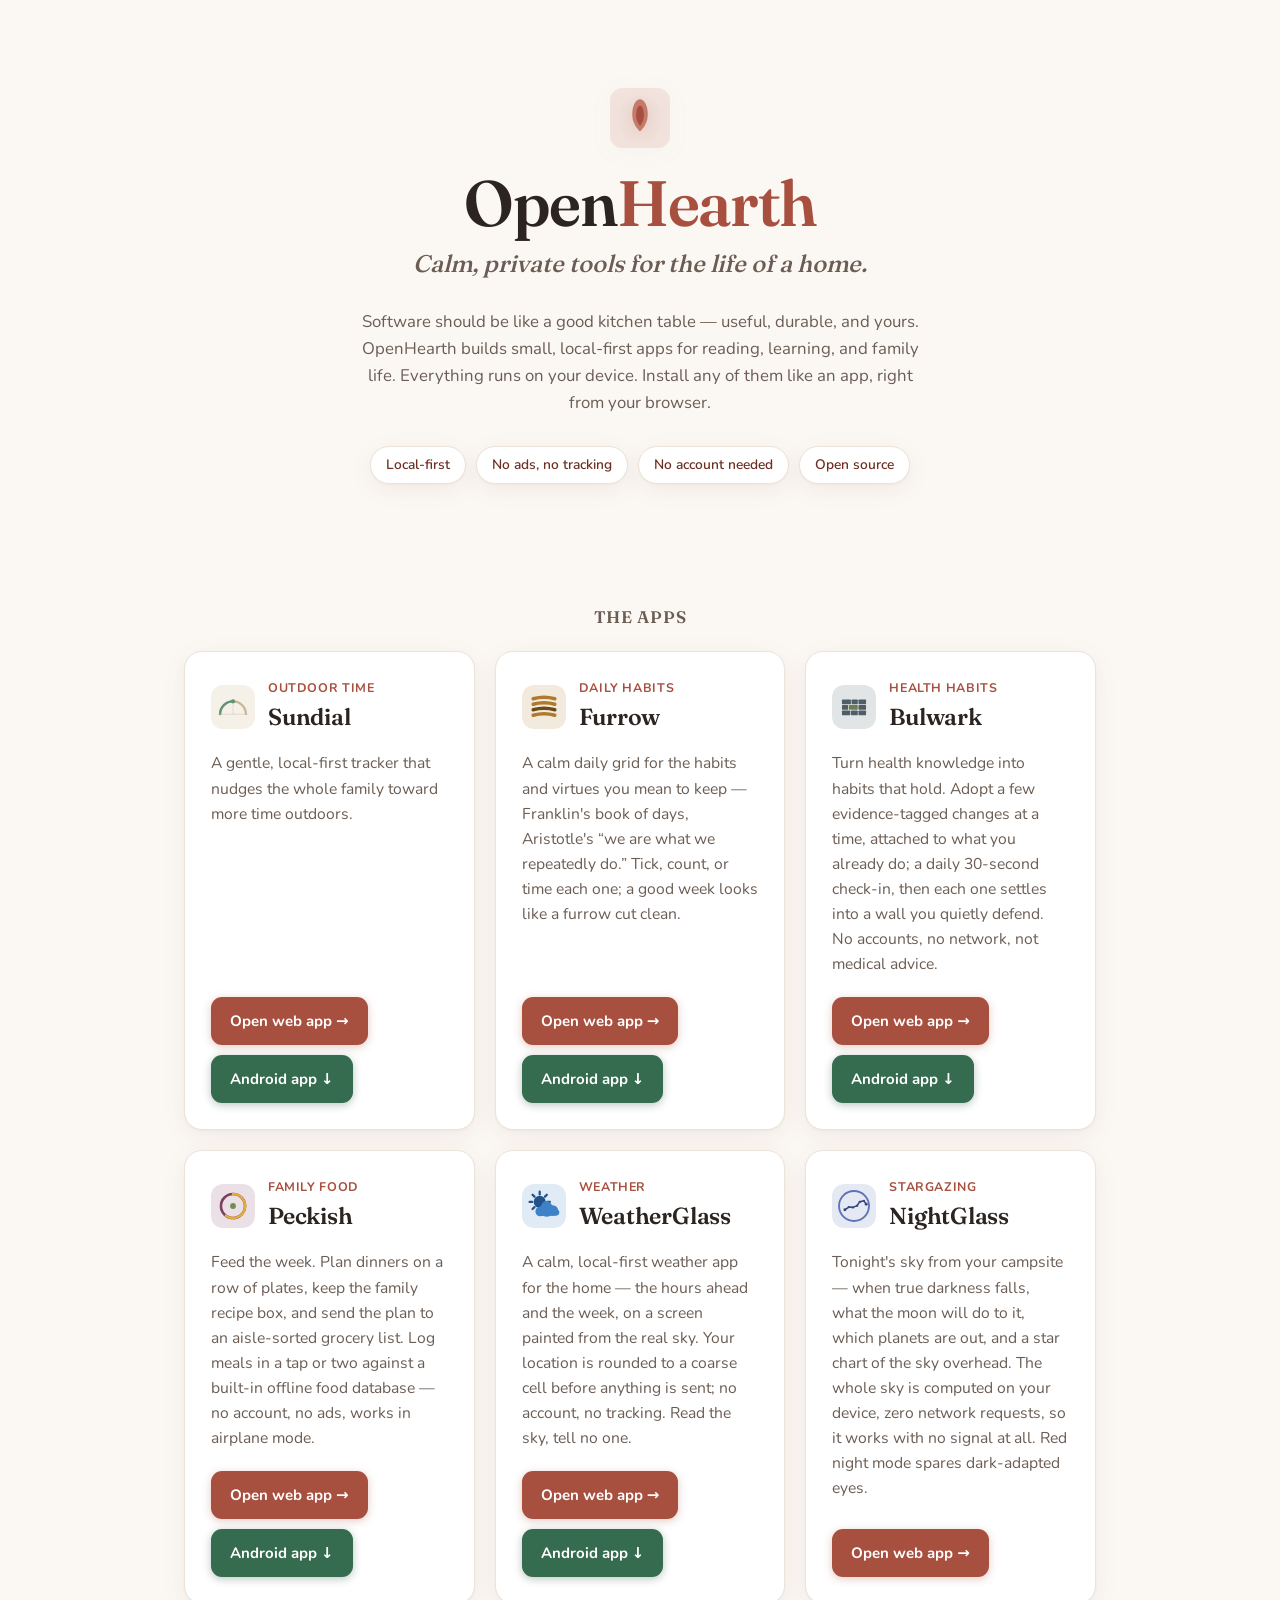
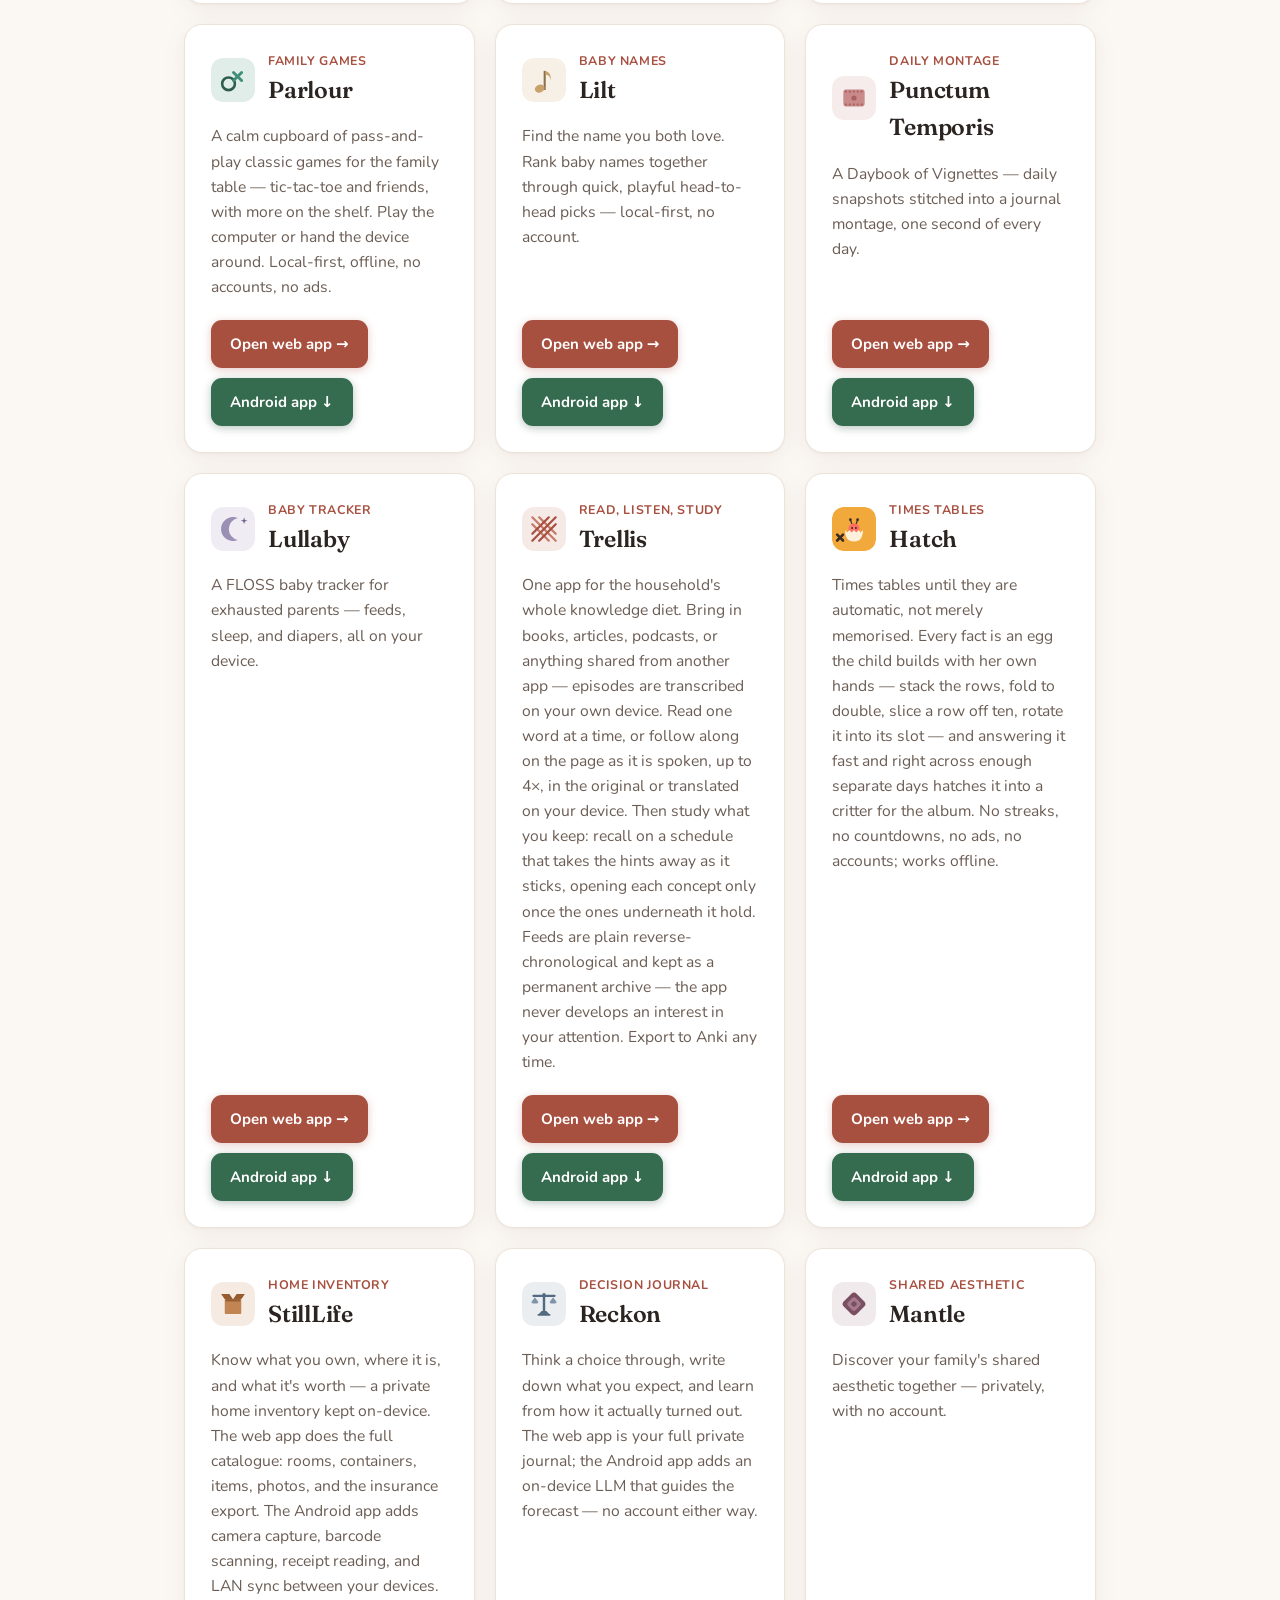
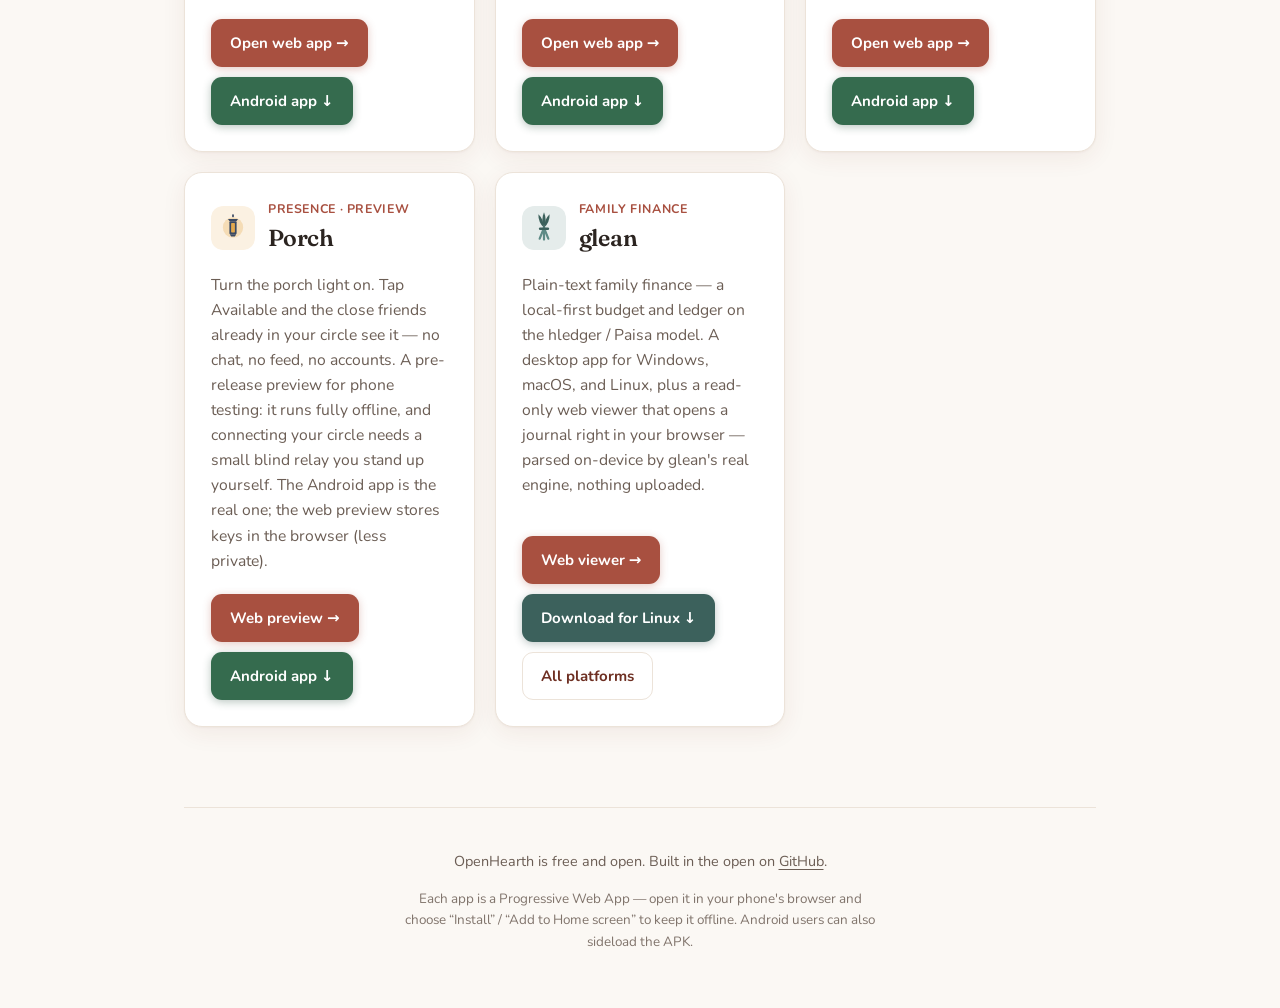
<file: index.html>
<!DOCTYPE html>
<html lang="en">
<head>
<meta charset="UTF-8">
<meta name="viewport" content="width=device-width,initial-scale=1,viewport-fit=cover">
<meta name="theme-color" content="#FBF8F4">
<title>OpenHearth — calm, local-first tools for family life</title>
<meta name="description" content="OpenHearth builds free, private, local-first tools for households — reading, learning, and home life. No ads, no tracking, no accounts. Open by default.">
<link rel="icon" type="image/svg+xml" href="data:image/svg+xml,%3Csvg xmlns='http://www.w3.org/2000/svg' viewBox='0 0 512 512'%3E%3Crect width='512' height='512' rx='96' fill='%23FBF8F4'/%3E%3Cpath d='M256 96c-36 0-66 54-66 128 0 56 20 102 66 148 46-46 66-92 66-148 0-74-30-128-66-128z' fill='%23C47B6A'/%3E%3Cpath d='M256 150c-18 0-33 37-33 83 0 35 11 64 33 91 22-27 33-56 33-91 0-46-15-83-33-83z' fill='%23A85040'/%3E%3C/svg%3E">
<!-- Type is self-hosted. A fleet whose apps were stripped of Google
     Fonts egress should not have its own front door call Google for
     type. Fraunces + Nunito, SIL OFL 1.1, latin subsets only.
     See fonts/OFL.txt. -->
<link rel="stylesheet" href="fonts/fonts.css">
<style>
  :root{
    --linen:#FBF8F4; --paper:#fff; --ink:#2b2420; --muted:#6b5d54;
    --copper:#C47B6A; --copper-deep:#A85040; --ember:#6E2F22;
    --pine:#356B4E; --pine-deep:#284F3A;   /* Android APK action */
    --slate:#3C615C; --slate-deep:#2C4945; /* desktop download action */
    --line:#ece3d9; --shadow:0 1px 2px rgba(110,47,34,.04),0 6px 24px rgba(110,47,34,.07);
    --serif:'Fraunces',Georgia,'Times New Roman',serif;
    --sans:'Nunito',system-ui,-apple-system,Segoe UI,Roboto,sans-serif;
  }
  @media (prefers-color-scheme:dark){
    :root{--linen:#1b1714;--paper:#241e1a;--ink:#f3ece3;--muted:#b6a899;--line:#352b25;
      --shadow:0 1px 2px rgba(0,0,0,.2),0 8px 28px rgba(0,0,0,.35);}
  }
  *{box-sizing:border-box}
  html{-webkit-text-size-adjust:100%}
  body{margin:0;background:var(--linen);color:var(--ink);font-family:var(--sans);
    line-height:1.6;font-size:17px;text-rendering:optimizeLegibility;-webkit-font-smoothing:antialiased}
  .wrap{max-width:960px;margin:0 auto;padding:0 24px}
  a{color:var(--copper-deep);text-underline-offset:3px;text-decoration-thickness:1px}

  header.hero{padding:88px 0 56px;text-align:center}
  .mark{width:60px;height:60px;margin:0 auto 22px;display:block;filter:drop-shadow(0 4px 10px rgba(168,80,64,.25))}
  h1{font-family:var(--serif);font-weight:600;font-size:clamp(2.6rem,6vw,4rem);
    letter-spacing:-.02em;margin:0 0 8px;line-height:1.04}
  .hearth{color:var(--copper-deep)}
  .tagline{font-family:var(--serif);font-style:italic;font-weight:500;
    font-size:clamp(1.15rem,2.6vw,1.5rem);color:var(--muted);margin:0 auto;max-width:30ch}
  .lede{margin:26px auto 0;max-width:56ch;color:var(--muted);font-size:1.05rem}

  .values{display:flex;flex-wrap:wrap;gap:10px;justify-content:center;margin:30px 0 0}
  .chip{font-size:.86rem;font-weight:600;color:var(--ember);background:var(--paper);
    border:1px solid var(--line);border-radius:999px;padding:7px 15px;box-shadow:var(--shadow)}
  @media (prefers-color-scheme:dark){.chip{color:var(--copper)}}

  h2.section{font-family:var(--serif);font-weight:600;font-size:1.05rem;letter-spacing:.04em;
    text-transform:uppercase;color:var(--muted);margin:64px 0 20px;text-align:center}

  .apps{display:grid;grid-template-columns:repeat(auto-fit,minmax(280px,1fr));gap:20px}
  .card{background:var(--paper);border:1px solid var(--line);border-radius:18px;
    padding:26px;box-shadow:var(--shadow);display:flex;flex-direction:column}
  .card-head{display:flex;align-items:center;gap:13px;margin-bottom:6px}
  .card-ico{width:44px;height:44px;border-radius:12px;flex:0 0 auto}
  .card h3{font-family:var(--serif);font-weight:600;font-size:1.45rem;margin:0;letter-spacing:-.01em}
  .card .kind{font-size:.78rem;font-weight:700;letter-spacing:.05em;text-transform:uppercase;color:var(--copper-deep)}
  .card p{color:var(--muted);margin:10px 0 20px;font-size:.98rem;flex:1}
  .actions{display:flex;flex-wrap:wrap;gap:10px}
  .btn{font-family:var(--sans);font-weight:700;font-size:.94rem;border-radius:11px;
    padding:11px 18px;text-decoration:none;display:inline-flex;align-items:center;gap:8px;
    border:1px solid transparent;transition:transform .08s ease,box-shadow .15s ease,background .15s ease}
  .btn:active{transform:translateY(1px)}
  /* Platform-typed actions, all equal weight (solid fill, white text). Colour
     encodes platform: copper = the OpenHearth web app, pine = the Android APK,
     slate = the desktop download. */
  .btn-web{background:var(--copper-deep);color:#fff;box-shadow:0 2px 8px rgba(168,80,64,.3)}
  .btn-web:hover{background:var(--ember)}
  .btn-apk{background:var(--pine);color:#fff;box-shadow:0 2px 8px rgba(40,79,58,.32)}
  .btn-apk:hover{background:var(--pine-deep)}
  .btn-desktop{background:var(--slate);color:#fff;box-shadow:0 2px 8px rgba(44,73,69,.3)}
  .btn-desktop:hover{background:var(--slate-deep)}
  .btn-ghost{background:transparent;color:var(--ember);border-color:var(--line)}
  .btn-ghost:hover{border-color:var(--copper)}
  @media (prefers-color-scheme:dark){.btn-ghost{color:var(--copper)}}
  /* A platform the visitor isn't on (e.g. a desktop app viewed on a phone),
     or an app that hasn't shipped yet (the whole card dims via .soon). */
  .btn-na{background:var(--line);color:var(--muted);box-shadow:none;pointer-events:none}
  .soon{opacity:.62}

  footer{margin:80px 0 56px;padding-top:28px;border-top:1px solid var(--line);
    text-align:center;color:var(--muted);font-size:.9rem}
  footer a{color:var(--muted)}
  .note{max-width:60ch;margin:14px auto 0;font-size:.84rem;opacity:.85}
</style>
</head>
<body>
<div class="wrap">
  <header class="hero">
    <svg class="mark" viewBox="0 0 512 512" aria-hidden="true">
      <rect width="512" height="512" rx="104" fill="#C47B6A" opacity=".14"/>
      <path d="M256 96c-36 0-66 54-66 128 0 56 20 102 66 148 46-46 66-92 66-148 0-74-30-128-66-128z" fill="#C47B6A"/>
      <path d="M256 150c-18 0-33 37-33 83 0 35 11 64 33 91 22-27 33-56 33-91 0-46-15-83-33-83z" fill="#A85040"/>
    </svg>
    <h1>Open<span class="hearth">Hearth</span></h1>
    <p class="tagline">Calm, private tools for the life of a home.</p>
    <p class="lede">Software should be like a good kitchen table — useful, durable, and yours.
      OpenHearth builds small, local-first apps for reading, learning, and family life.
      Everything runs on your device. Install any of them like an app, right from your browser.</p>
    <div class="values">
      <span class="chip">Local-first</span>
      <span class="chip">No ads, no tracking</span>
      <span class="chip">No account needed</span>
      <span class="chip">Open source</span>
    </div>
  </header>

  <main>
    <h2 class="section">The apps</h2>
    <div class="apps" id="apps"></div>
  </main>

  <footer>
    <p>OpenHearth is free and open. Built in the open on
      <a href="https://github.com/levitatingflyfisher" target="_blank" rel="noopener">GitHub</a>.</p>
    <p class="note">Each app is a Progressive Web App — open it in your phone's browser and choose
      “Install” / “Add to Home screen” to keep it offline. Android users can also sideload the APK.</p>
  </footer>
</div>

<script>
  // Data-driven so a new app is one entry. PWA = the installable web build;
  // apk = optional Android download (GitHub release asset).
  const APPS = [
    { name:"Sundial", icon:"<svg xmlns='http://www.w3.org/2000/svg' viewBox='0 0 1024 1024'><rect width='1024' height='1024' fill='#F5F0E8'/><path d='M 212 680 A 300 300 0 0 1 812 680' stroke='#C8B89A' stroke-width='52' fill='none' stroke-linecap='round'/><path d='M 212 680 A 300 300 0 0 1 512 380' stroke='#5E9478' stroke-width='52' fill='none' stroke-linecap='round'/><line x1='164' y1='680' x2='860' y2='680' stroke='#C8B89A' stroke-width='10' stroke-linecap='round'/><line x1='512' y1='680' x2='512' y2='380' stroke='#5E9478' stroke-width='14' stroke-opacity='0.28' stroke-linecap='round'/><circle cx='512' cy='380' r='50' fill='#5E9478'/></svg>", kind:"Outdoor time", c1:"#D9A14E", c2:"#B07A2E",
      desc:"A gentle, local-first tracker that nudges the whole family toward more time outdoors.",
      pwa:"https://levitatingflyfisher.github.io/Sundial/",
      apk:"https://github.com/levitatingflyfisher/Sundial/releases/latest/download/Sundial.apk" },
    { name:"Furrow", icon:"<svg xmlns='http://www.w3.org/2000/svg' viewBox='0 0 512 512'><rect width='512' height='512' rx='118' fill='#B07A2E' opacity='.16'/><path d='M130 160 Q256 126 382 160 M130 224 Q256 190 382 224 M130 352 Q256 318 382 352' stroke='#B07A2E' stroke-width='40' stroke-linecap='round' fill='none'/><path d='M130 288 Q256 254 382 288' stroke='#6E4A19' stroke-width='40' stroke-linecap='round' fill='none'/></svg>", kind:"Daily habits", c1:"#B07A2E", c2:"#6E4A19",
      desc:"A calm daily grid for the habits and virtues you mean to keep — Franklin's book of days, Aristotle's “we are what we repeatedly do.” Tick, count, or time each one; a good week looks like a furrow cut clean.",
      pwa:"https://levitatingflyfisher.github.io/Furrow/",
      apk:"https://github.com/levitatingflyfisher/Furrow/releases/latest/download/Furrow.apk" },
    { name:"Bulwark", icon:"<svg xmlns='http://www.w3.org/2000/svg' viewBox='0 0 512 512'><rect width='512' height='512' rx='118' fill='#4E5D66' opacity='.16'/><g fill='#4E5D66'><rect x='116' y='168' width='104' height='56' rx='10'/><rect x='228' y='168' width='72' height='56' rx='10'/><rect x='308' y='168' width='88' height='56' rx='10'/><rect x='116' y='232' width='72' height='56' rx='10'/><rect x='308' y='232' width='88' height='56' rx='10'/><rect x='116' y='296' width='96' height='56' rx='10'/><rect x='220' y='296' width='80' height='56' rx='10'/><rect x='308' y='296' width='88' height='56' rx='10'/></g><rect x='196' y='232' width='104' height='56' rx='10' fill='#6E7F4F'/></svg>", kind:"Health habits", c1:"#4E5D66", c2:"#6E7F4F",
      desc:"Turn health knowledge into habits that hold. Adopt a few evidence-tagged changes at a time, attached to what you already do; a daily 30-second check-in, then each one settles into a wall you quietly defend. No accounts, no network, not medical advice.",
      pwa:"https://levitatingflyfisher.github.io/Bulwark/",
      apk:"https://github.com/levitatingflyfisher/Bulwark/releases/latest/download/Bulwark.apk" },
    { name:"Peckish", icon:"<svg xmlns='http://www.w3.org/2000/svg' viewBox='0 0 512 512'><rect width='512' height='512' rx='118' fill='#7A4160' opacity='.16'/><circle cx='256' cy='256' r='140' fill='none' stroke='#7A4160' stroke-width='30'/><path d='M256 116 A140 140 0 1 1 174 369' stroke='#E0AC3F' stroke-width='30' fill='none' stroke-linecap='round'/><circle cx='256' cy='256' r='34' fill='#6F8F52'/></svg>", kind:"Family food", c1:"#E0AC3F", c2:"#7A4160",
      desc:"Feed the week. Plan dinners on a row of plates, keep the family recipe box, and send the plan to an aisle-sorted grocery list. Log meals in a tap or two against a built-in offline food database — no account, no ads, works in airplane mode.",
      pwa:"https://levitatingflyfisher.github.io/Peckish/",
      // Pinned tag, NOT /latest/: Peckish also publishes a v0-data release
      // (the offline barcode databases), and whichever release is newest
      // wins /latest/ — which 404'd this button.
      apk:"https://github.com/levitatingflyfisher/Peckish/releases/download/v0-apk/Peckish.apk" },
    { name:"WeatherGlass", icon:"<svg xmlns='http://www.w3.org/2000/svg' viewBox='0 0 512 512'><rect width='512' height='512' rx='118' fill='#3D82C9' opacity='.16'/><g stroke='#21528A' stroke-width='26' stroke-linecap='round'><line x1='292' y1='208' x2='324' y2='208'/><line x1='267' y1='269' x2='289' y2='291'/><line x1='206' y1='294' x2='206' y2='326'/><line x1='145' y1='269' x2='123' y2='291'/><line x1='120' y1='208' x2='88' y2='208'/><line x1='145' y1='147' x2='123' y2='125'/><line x1='206' y1='122' x2='206' y2='90'/><line x1='267' y1='147' x2='289' y2='125'/></g><circle cx='206' cy='208' r='70' fill='#21528A'/><rect x='196' y='298' width='238' height='70' rx='35' fill='#3D82C9'/><circle cx='288' cy='300' r='82' fill='#3D82C9'/><circle cx='286' cy='256' r='58' fill='#3D82C9'/><circle cx='212' cy='320' r='56' fill='#3D82C9'/><circle cx='360' cy='308' r='60' fill='#3D82C9'/></svg>", kind:"Weather", c1:"#3D82C9", c2:"#21528A",
      desc:"A calm, local-first weather app for the home — the hours ahead and the week, on a screen painted from the real sky. Your location is rounded to a coarse cell before anything is sent; no account, no tracking. Read the sky, tell no one.",
      pwa:"https://levitatingflyfisher.github.io/WeatherGlass/",
      apk:"https://github.com/levitatingflyfisher/WeatherGlass/releases/latest/download/WeatherGlass.apk" },
    { name:"NightGlass", icon:"<svg xmlns='http://www.w3.org/2000/svg' viewBox='0 0 512 512'><rect width='512' height='512' rx='118' fill='#5F74B8' opacity='.16'/><circle cx='256' cy='256' r='174' fill='none' stroke='#5F74B8' stroke-width='22'/><polyline points='150,300 195,268 245,272 292,252 322,208 372,196 398,236' fill='none' stroke='#39487E' stroke-width='18' stroke-linecap='round' stroke-linejoin='round'/><g fill='#39487E'><circle cx='150' cy='300' r='17'/><circle cx='195' cy='268' r='13'/><circle cx='245' cy='272' r='13'/><circle cx='292' cy='252' r='14'/><circle cx='322' cy='208' r='13'/><circle cx='372' cy='196' r='13'/><circle cx='398' cy='236' r='17'/></g></svg>", kind:"Stargazing", c1:"#5F74B8", c2:"#39487E",
      desc:"Tonight's sky from your campsite — when true darkness falls, what the moon will do to it, which planets are out, and a star chart of the sky overhead. The whole sky is computed on your device, zero network requests, so it works with no signal at all. Red night mode spares dark-adapted eyes.",
      pwa:"https://levitatingflyfisher.github.io/NightGlass/" },
    { name:"Parlour", icon:"<svg xmlns='http://www.w3.org/2000/svg' viewBox='0 0 512 512'><rect width='512' height='512' rx='118' fill='#3E8E78' opacity='.16'/><circle cx='204' cy='300' r='74' fill='none' stroke='#2F5D50' stroke-width='30'/><g stroke='#3E8E78' stroke-width='34' stroke-linecap='round'><line x1='262' y1='168' x2='356' y2='262'/><line x1='356' y1='168' x2='262' y2='262'/></g></svg>", kind:"Family games", c1:"#3E8E78", c2:"#2F5D50",
      desc:"A calm cupboard of pass-and-play classic games for the family table — tic-tac-toe and friends, with more on the shelf. Play the computer or hand the device around. Local-first, offline, no accounts, no ads.",
      pwa:"https://levitatingflyfisher.github.io/Parlour/",
      apk:"https://github.com/levitatingflyfisher/Parlour/releases/latest/download/Parlour.apk" },
    { name:"Lilt", icon:"<svg xmlns='http://www.w3.org/2000/svg' viewBox='0 0 512 512'><rect width='512' height='512' rx='118' fill='#C9A26B' opacity='.16'/><rect x='252' y='150' width='24' height='222' fill='#8B6F47'/><path d='M276 150 C330 168 344 214 326 264 C332 218 308 190 276 200 Z' fill='#C9A26B'/><ellipse cx='206' cy='356' rx='58' ry='46' transform='rotate(-20 206 356)' fill='#C9A26B'/></svg>", kind:"Baby names", c1:"#C9A26B", c2:"#8B6F47",
      desc:"Find the name you both love. Rank baby names together through quick, playful head-to-head picks — local-first, no account.",
      pwa:"https://levitatingflyfisher.github.io/Lilt/",
      apk:"https://github.com/levitatingflyfisher/Lilt/releases/latest/download/Lilt.apk" },
    { name:"Punctum Temporis", icon:"<svg xmlns='http://www.w3.org/2000/svg' viewBox='0 0 512 512'><rect width='512' height='512' rx='118' fill='#C98A8A' opacity='.16'/><rect x='132' y='158' width='248' height='196' rx='28' fill='#C98A8A'/><rect x='150' y='170' width='22' height='22' rx='6' fill='#A85F5F'/><rect x='196' y='170' width='22' height='22' rx='6' fill='#A85F5F'/><rect x='242' y='170' width='22' height='22' rx='6' fill='#A85F5F'/><rect x='288' y='170' width='22' height='22' rx='6' fill='#A85F5F'/><rect x='334' y='170' width='22' height='22' rx='6' fill='#A85F5F'/><rect x='150' y='320' width='22' height='22' rx='6' fill='#A85F5F'/><rect x='196' y='320' width='22' height='22' rx='6' fill='#A85F5F'/><rect x='242' y='320' width='22' height='22' rx='6' fill='#A85F5F'/><rect x='288' y='320' width='22' height='22' rx='6' fill='#A85F5F'/><rect x='334' y='320' width='22' height='22' rx='6' fill='#A85F5F'/><circle cx='256' cy='256' r='30' fill='#A85F5F'/></svg>", kind:"Daily montage", c1:"#C98A8A", c2:"#A85F5F",
      desc:"A Daybook of Vignettes — daily snapshots stitched into a journal montage, one second of every day.",
      pwa:"https://levitatingflyfisher.github.io/PunctumTemporis/",
      apk:"https://github.com/levitatingflyfisher/PunctumTemporis/releases/latest/download/PunctumTemporis.apk" },
    { name:"Lullaby", icon:"<svg xmlns='http://www.w3.org/2000/svg' viewBox='0 0 512 512'><rect width='512' height='512' rx='118' fill='#9A8FB5' opacity='.16'/><path d='M311 127 A140 140 0 1 0 311 385 A132 132 0 0 1 311 127 Z' fill='#9A8FB5'/><path d='M385 120 L394 151 L425 160 L394 169 L385 200 L376 169 L345 160 L376 151 Z' fill='#6E5F90'/></svg>", kind:"Baby tracker", c1:"#9A8FB5", c2:"#6E5F90",
      desc:"A FLOSS baby tracker for exhausted parents — feeds, sleep, and diapers, all on your device.",
      pwa:"https://levitatingflyfisher.github.io/Lullaby/",
      apk:"https://github.com/levitatingflyfisher/Lullaby/releases/latest/download/Lullaby.apk" },
    {
      name:"Trellis", icon:"<svg xmlns='http://www.w3.org/2000/svg' viewBox='0 0 512 512'><rect width='512' height='512' rx='118' fill='#C47B6A' opacity='.16'/><g stroke='#C47B6A' stroke-width='26' stroke-linecap='round'><line x1='120' y1='200' x2='312' y2='392'/><line x1='120' y1='120' x2='392' y2='392'/><line x1='200' y1='120' x2='392' y2='312'/></g><g stroke='#A85040' stroke-width='26' stroke-linecap='round'><line x1='120' y1='312' x2='312' y2='120'/><line x1='120' y1='392' x2='392' y2='120'/><line x1='200' y1='392' x2='392' y2='200'/></g></svg>", kind:"Read, listen, study",
      desc:"One app for the household's whole knowledge diet. Bring in books, articles, podcasts, or anything shared from another app — episodes are transcribed on your own device. Read one word at a time, or follow along on the page as it is spoken, up to 4×, in the original or translated on your device. Then study what you keep: recall on a schedule that takes the hints away as it sticks, opening each concept only once the ones underneath it hold. Feeds are plain reverse-chronological and kept as a permanent archive — the app never develops an interest in your attention. Export to Anki any time.",
      c1:"#C47B6A", c2:"#A85040",
      pwa:"https://levitatingflyfisher.github.io/Trellis/",
      apk:"https://github.com/levitatingflyfisher/Trellis/releases/latest/download/Trellis.apk"
    },
    { name:"Hatch", icon:"<svg xmlns='http://www.w3.org/2000/svg' viewBox='0 0 512 512'><rect width='512' height='512' rx='118' fill='#F2A93B'/><g stroke='#3A2B25' stroke-linecap='round'><g stroke-width='30'><line x1='60' y1='322' x2='128' y2='390'/><line x1='128' y1='322' x2='60' y2='390'/></g><g stroke-width='14'><line x1='232' y1='198' x2='214' y2='152'/><line x1='280' y1='198' x2='298' y2='152'/></g></g><circle cx='214' cy='148' r='16' fill='#3A2B25'/><circle cx='298' cy='148' r='16' fill='#3A2B25'/><circle cx='256' cy='254' r='66' fill='#FF6F61'/><circle cx='234' cy='244' r='12' fill='#3A2B25'/><circle cx='278' cy='244' r='12' fill='#3A2B25'/><path d='M152 268 Q152 402 256 402 Q360 402 360 268 L334 296 L308 268 L282 296 L256 268 L230 296 L204 268 L178 296 Z' fill='#FDF1DC'/></svg>", kind:"Times tables", c1:"#F2A93B", c2:"#C9862A",
      desc:"Times tables until they are automatic, not merely memorised. Every fact is an egg the child builds with her own hands — stack the rows, fold to double, slice a row off ten, rotate it into its slot — and answering it fast and right across enough separate days hatches it into a critter for the album. No streaks, no countdowns, no ads, no accounts; works offline.",
      pwa:"https://levitatingflyfisher.github.io/Hatch/",
      apk:"https://github.com/levitatingflyfisher/Hatch/releases/latest/download/Hatch.apk" },
    { name:"StillLife", icon:"<svg xmlns='http://www.w3.org/2000/svg' viewBox='0 0 512 512'><rect width='512' height='512' rx='118' fill='#C08552' opacity='.16'/><rect x='160' y='200' width='192' height='172' rx='10' fill='#C08552'/><rect x='170' y='200' width='172' height='26' fill='#965B2E'/><polygon points='160,200 256,200 214,140 118,140' fill='#965B2E'/><polygon points='256,200 352,200 394,140 298,140' fill='#965B2E'/></svg>", kind:"Home inventory", c1:"#C08552", c2:"#965B2E",
      desc:"Know what you own, where it is, and what it's worth — a private home inventory kept on-device. The web app does the full catalogue: rooms, containers, items, photos, and the insurance export. The Android app adds camera capture, barcode scanning, receipt reading, and LAN sync between your devices.",
      pwa:"https://levitatingflyfisher.github.io/StillLife/",
      apk:"https://github.com/levitatingflyfisher/StillLife/releases/latest/download/StillLife.apk" },
    { name:"Reckon", icon:"<svg xmlns='http://www.w3.org/2000/svg' viewBox='0 0 512 512'><rect width='512' height='512' rx='118' fill='#7E94A8' opacity='.16'/><rect x='120' y='148' width='272' height='26' rx='13' fill='#536B82'/><circle cx='256' cy='148' r='20' fill='#536B82'/><rect x='242' y='174' width='28' height='164' fill='#536B82'/><polygon points='228,338 284,338 316,372 196,372' fill='#536B82'/><rect x='180' y='372' width='152' height='20' rx='10' fill='#536B82'/><path d='M150 176 L110 232 A40 18 0 0 0 190 232 Z' fill='#7E94A8'/><path d='M362 176 L322 232 A40 18 0 0 0 402 232 Z' fill='#7E94A8'/></svg>", kind:"Decision journal", c1:"#7E94A8", c2:"#536B82",
      desc:"Think a choice through, write down what you expect, and learn from how it actually turned out. The web app is your full private journal; the Android app adds an on-device LLM that guides the forecast — no account either way.",
      pwa:"https://levitatingflyfisher.github.io/Reckon/",
      apk:"https://github.com/levitatingflyfisher/Reckon/releases/latest/download/Reckon.apk" },
    { name:"Mantle", icon:"<svg xmlns='http://www.w3.org/2000/svg' viewBox='0 0 512 512'><rect width='512' height='512' rx='118' fill='#A57A8C' opacity='.16'/><rect x='150' y='150' width='212' height='212' rx='46' transform='rotate(45 256 256)' fill='#7A4F62'/><rect x='192' y='192' width='128' height='128' rx='30' transform='rotate(45 256 256)' fill='#A57A8C'/><rect x='228' y='228' width='56' height='56' rx='15' transform='rotate(45 256 256)' fill='#7A4F62'/></svg>", kind:"Shared aesthetic", c1:"#A57A8C", c2:"#7A4F62",
      desc:"Discover your family's shared aesthetic together — privately, with no account.",
      pwa:"https://levitatingflyfisher.github.io/Mantle/",
      apk:"https://github.com/levitatingflyfisher/Mantle/releases/latest/download/Mantle.apk" },
    { name:"Porch", icon:"<svg xmlns='http://www.w3.org/2000/svg' viewBox='0 0 512 512'><rect width='512' height='512' rx='118' fill='#E3A94D' opacity='.16'/><circle cx='256' cy='250' r='118' fill='#E3A94D' opacity='.30'/><rect x='246' y='96' width='20' height='34' rx='9' fill='#3B4A63'/><path d='M198 150 L314 150 L296 178 L216 178 Z' fill='#3B4A63'/><rect x='214' y='178' width='84' height='150' rx='12' fill='#3B4A63'/><rect x='234' y='198' width='44' height='110' rx='8' fill='#E3A94D'/><path d='M218 328 L294 328 L278 356 L234 356 Z' fill='#3B4A63'/></svg>", kind:"Presence · preview", c1:"#E3A94D", c2:"#3B4A63",
      desc:"Turn the porch light on. Tap Available and the close friends already in your circle see it — no chat, no feed, no accounts. A pre-release preview for phone testing: it runs fully offline, and connecting your circle needs a small blind relay you stand up yourself. The Android app is the real one; the web preview stores keys in the browser (less private).",
      pwa:"https://levitatingflyfisher.github.io/porch/", pwaLabel:"Web preview →",
      apk:"https://github.com/levitatingflyfisher/levitatingflyfisher.github.io/releases/download/porch-preview/Porch.apk" },
    { name:"glean", icon:"<svg xmlns='http://www.w3.org/2000/svg' viewBox='0 0 512 512'><rect width='512' height='512' rx='118' fill='#5E8B86' opacity='.16'/><g transform='translate(256 256) rotate(-22)'><line x1='0' y1='-4' x2='0' y2='134' stroke='#5E8B86' stroke-width='26' stroke-linecap='round'/></g><g transform='translate(256 256) rotate(0)'><line x1='0' y1='-4' x2='0' y2='134' stroke='#5E8B86' stroke-width='26' stroke-linecap='round'/></g><g transform='translate(256 256) rotate(22)'><line x1='0' y1='-4' x2='0' y2='134' stroke='#5E8B86' stroke-width='26' stroke-linecap='round'/></g><g transform='translate(256 256) rotate(-22)'><path d='M0,-174 Q37,-90 0,-6 Q-37,-90 0,-174 Z' fill='#3C615C'/></g><g transform='translate(256 256) rotate(0)'><path d='M0,-182 Q38,-94 0,-6 Q-38,-94 0,-182 Z' fill='#3C615C'/></g><g transform='translate(256 256) rotate(22)'><path d='M0,-174 Q37,-90 0,-6 Q-37,-90 0,-174 Z' fill='#3C615C'/></g><rect x='196' y='249' width='120' height='30' rx='15' fill='#3C615C'/></svg>", kind:"Family finance", c1:"#5E8B86", c2:"#3C615C",
      desc:"Plain-text family finance — a local-first budget and ledger on the hledger / Paisa model. A desktop app for Windows, macOS, and Linux, plus a read-only web viewer that opens a journal right in your browser — parsed on-device by glean's real engine, nothing uploaded.",
      pwa:"https://levitatingflyfisher.github.io/glean/", pwaLabel:"Web viewer →",
      desktopBuilds:{
        win:"https://github.com/levitatingflyfisher/levitatingflyfisher.github.io/releases/download/glean-desktop-v0/glean-windows-setup.exe",
        mac:"https://github.com/levitatingflyfisher/levitatingflyfisher.github.io/releases/download/glean-desktop-v0/glean-macos.dmg",
        linux:"https://github.com/levitatingflyfisher/levitatingflyfisher.github.io/releases/download/glean-desktop-v0/glean-x86_64.AppImage"
      },
      desktopAll:"https://github.com/levitatingflyfisher/levitatingflyfisher.github.io/releases/tag/glean-desktop-v0" }
  ];
  // Desktop = fine pointer + a roomy screen. glean is a desktop app, so its
  // download only makes sense here; on phones it shows as desktop-only.
  const isDesktop = window.matchMedia('(min-width:900px) and (pointer:fine)').matches;
  // Offer the build that matches the visitor's OS (with an "all platforms" link).
  const os = /Windows/i.test(navigator.userAgent) ? 'win'
           : /Mac/i.test(navigator.userAgent) ? 'mac' : 'linux';
  const osLabel = { win:'Windows', mac:'macOS', linux:'Linux' }[os];
  // Each card may supply its own distinctive `icon` (raw SVG markup); apps
  // without one fall back to the shared OpenHearth "hearth flame" mark.
  const ico = (a)=> a.icon
    ? `data:image/svg+xml,${encodeURIComponent(a.icon)}`
    : `data:image/svg+xml,${encodeURIComponent(
    `<svg xmlns='http://www.w3.org/2000/svg' viewBox='0 0 512 512'><rect width='512' height='512' rx='118' fill='${a.c1}' opacity='.16'/><path d='M256 104c-34 0-62 50-62 120 0 52 19 96 62 140 43-44 62-88 62-140 0-70-28-120-62-120z' fill='${a.c1}'/><path d='M256 156c-17 0-31 35-31 78 0 33 10 60 31 86 21-26 31-53 31-86 0-43-14-78-31-78z' fill='${a.c2}'/></svg>`)}`;
  // Each card's action row. A web app and its Android APK sit side by side at
  // equal weight (copper + pine); an Android-only app shows just the green APK
  // button — never the copper web colour; glean is a desktop download.
  const webBtn = a=>`<a class="btn btn-web" href="${a.pwa}">${a.pwaLabel||'Open web app →'}</a>`;
  const apkBtn = a=>`<a class="btn btn-apk" href="${a.apk}">Android app ↓</a>`;
  const desktopBtns = a=> isDesktop
      ? `<a class="btn btn-desktop" href="${a.desktopBuilds[os]||a.desktopBuilds.linux}">Download for ${osLabel} ↓</a>`
        + `<a class="btn btn-ghost" href="${a.desktopAll}">All platforms</a>`
      : `<span class="btn btn-na">Desktop app</span>`;
  const actionsFor = a=>
      a.soon ? `<span class="btn btn-na">Coming soon</span>`
    // A desktop app may ALSO ship a web companion (glean's read-only viewer):
    // show the web button beside the desktop download — never hide it. On a
    // phone this gives glean a live "Web viewer →" instead of a dead pill.
    : a.desktopBuilds ? (a.pwa ? webBtn(a) : ``) + desktopBtns(a)
    : a.pwa  ? webBtn(a) + (a.apk ? apkBtn(a) : ``)
    : a.apk  ? apkBtn(a)
    : `<span class="btn btn-na">Coming soon</span>`;
  document.getElementById("apps").innerHTML = APPS.map(a=>`
    <article class="card${a.soon?' soon':''}" id="${a.name.toLowerCase()}">
      <div class="card-head">
        <img class="card-ico" src="${ico(a)}" alt="">
        <div><div class="kind">${a.kind}</div><h3>${a.name}</h3></div>
      </div>
      <p>${a.desc}</p>
      <div class="actions">${actionsFor(a)}</div>
    </article>`).join("");
  if (location.hash) document.getElementById(location.hash.slice(1).toLowerCase())?.scrollIntoView();
</script>
</body>
</html>
</file>
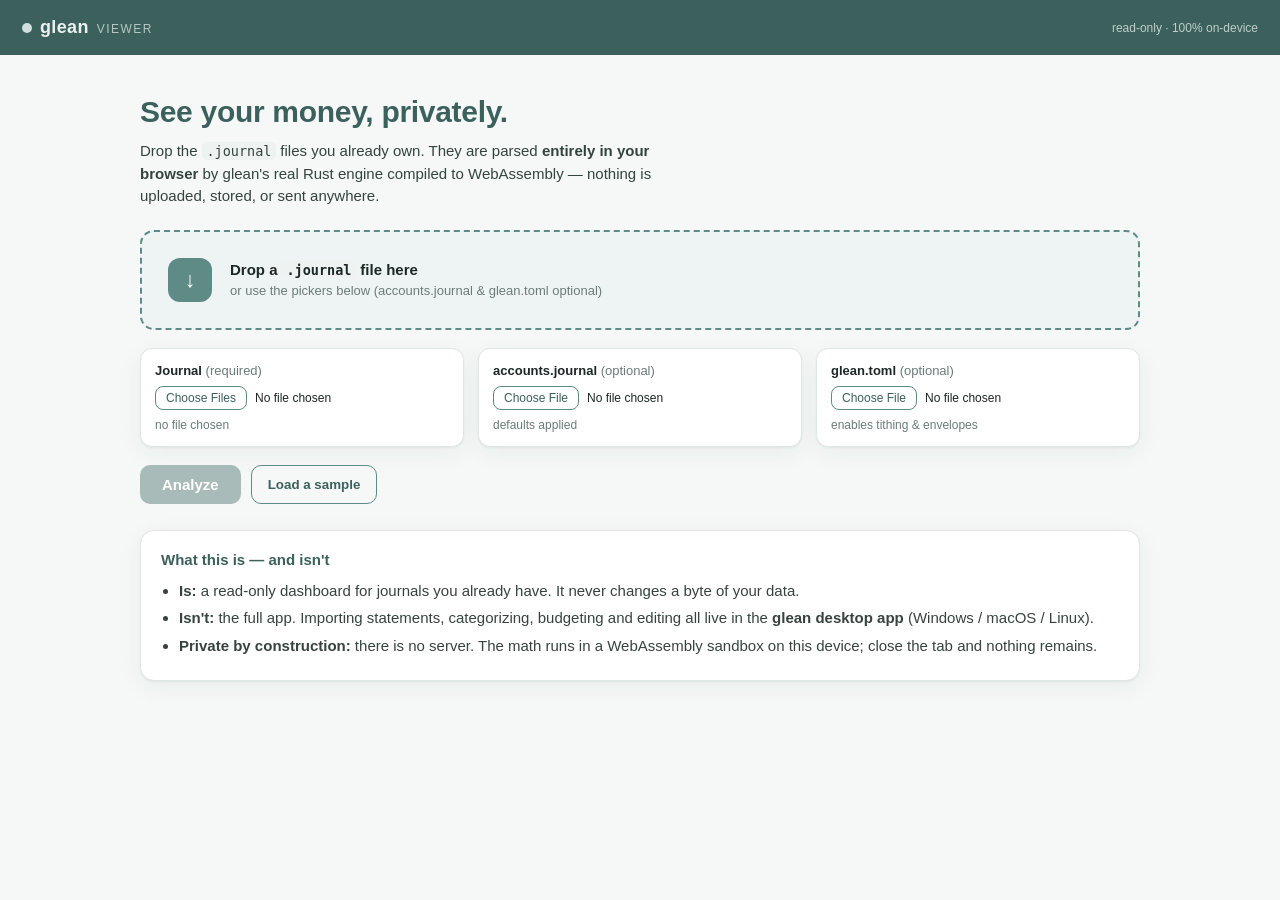
<file: glean/index.html>
<!doctype html>
<html lang="en">
<head>
  <meta charset="utf-8" />
  <meta name="viewport" content="width=device-width, initial-scale=1" />
  <title>glean · viewer</title>
  <meta name="description" content="A private, read-only viewer for your glean plain-text finance journals — parsed in your browser by glean's real Rust engine." />
  <link rel="stylesheet" href="styles.css" />
</head>
<body>
  <!-- Boot overlay: shown until the wasm engine is ready -->
  <div id="boot" class="boot">
    <div class="boot-mark">glean</div>
    <div class="spinner" aria-hidden="true"></div>
    <div class="boot-msg" id="boot-msg">Loading the engine…</div>
  </div>

  <header class="topbar">
    <div class="brand">
      <span class="brand-dot"></span>
      <span class="brand-name">glean</span>
      <span class="brand-tag">viewer</span>
    </div>
    <div class="brand-sub">read-only · 100% on-device</div>
  </header>

  <main class="wrap">
    <!-- ── Intake ─────────────────────────────────────────────── -->
    <section id="intake" class="intake">
      <h1>See your money, privately.</h1>
      <p class="lede">
        Drop the <code>.journal</code> files you already own. They are parsed
        <strong>entirely in your browser</strong> by glean's real Rust engine
        compiled to WebAssembly — nothing is uploaded, stored, or sent anywhere.
      </p>

      <div id="drop" class="drop">
        <div class="drop-inner">
          <div class="drop-icon">↓</div>
          <div class="drop-text">
            <strong>Drop a <code>.journal</code> file here</strong>
            <span>or use the pickers below (accounts.journal & glean.toml optional)</span>
          </div>
        </div>
      </div>

      <div class="pickers">
        <label class="picker">
          <span class="picker-label">Journal <em>(required)</em></span>
          <input id="in-journal" type="file" accept=".journal,text/plain" multiple />
          <span class="picker-hint" id="hint-journal">no file chosen</span>
        </label>
        <label class="picker">
          <span class="picker-label">accounts.journal <em>(optional)</em></span>
          <input id="in-accounts" type="file" accept=".journal,text/plain" />
          <span class="picker-hint" id="hint-accounts">defaults applied</span>
        </label>
        <label class="picker">
          <span class="picker-label">glean.toml <em>(optional)</em></span>
          <input id="in-config" type="file" accept=".toml,text/plain" />
          <span class="picker-hint" id="hint-config">enables tithing & envelopes</span>
        </label>
      </div>

      <div class="intake-actions">
        <button id="analyze" class="btn-primary" disabled>Analyze</button>
        <button id="sample" class="btn-ghost">Load a sample</button>
      </div>

      <div id="intake-err" class="intake-err" hidden></div>

      <div class="note">
        <h3>What this is — and isn't</h3>
        <ul>
          <li><strong>Is:</strong> a read-only dashboard for journals you already have. It never changes a byte of your data.</li>
          <li><strong>Isn't:</strong> the full app. Importing statements, categorizing, budgeting and editing all live in the <strong>glean desktop app</strong> (Windows / macOS / Linux).</li>
          <li><strong>Private by construction:</strong> there is no server. The math runs in a WebAssembly sandbox on this device; close the tab and nothing remains.</li>
        </ul>
      </div>
    </section>

    <!-- ── Dashboard ──────────────────────────────────────────── -->
    <section id="dash" class="dash" hidden>
      <div class="dash-head">
        <div>
          <h2 id="dash-title">Dashboard</h2>
          <div class="dash-meta" id="dash-meta"></div>
        </div>
        <div class="dash-toggle">
          <button class="seg is-active" data-scope="month" id="seg-month">This month</button>
          <button class="seg" data-scope="year" id="seg-year">This year</button>
          <button class="btn-ghost" id="reset">← New file</button>
        </div>
      </div>

      <div class="cards" id="cards"></div>

      <div class="grid2">
        <div class="panel">
          <h3>Spending by category <span id="cat-scope" class="muted"></span></h3>
          <div id="categories" class="bars"></div>
        </div>
        <div class="panel">
          <h3>Net worth trend</h3>
          <div id="networth" class="trend"></div>
        </div>
      </div>

      <div class="grid2" id="config-panels" hidden>
        <div class="panel" id="tithing-panel" hidden>
          <h3>Tithing <span class="muted" id="tithing-year"></span></h3>
          <div id="tithing" class="kv"></div>
        </div>
        <div class="panel" id="envelope-panel" hidden>
          <h3>Envelopes</h3>
          <div id="envelopes" class="bars"></div>
        </div>
      </div>

      <div class="panel">
        <h3>Transactions <span class="muted" id="tx-count"></span></h3>
        <div class="table-scroll">
          <table class="tx">
            <thead>
              <tr><th>Date</th><th>Payee</th><th class="num">Amount</th><th>Category</th><th class="ctr">✓</th></tr>
            </thead>
            <tbody id="tx-body"></tbody>
          </table>
        </div>
      </div>

      <footer class="foot">
        <span id="engine-line"></span>
        <span>· parsed on-device · nothing was uploaded</span>
      </footer>
    </section>
  </main>

  <script type="module" src="app.js"></script>
</body>
</html>
</file>
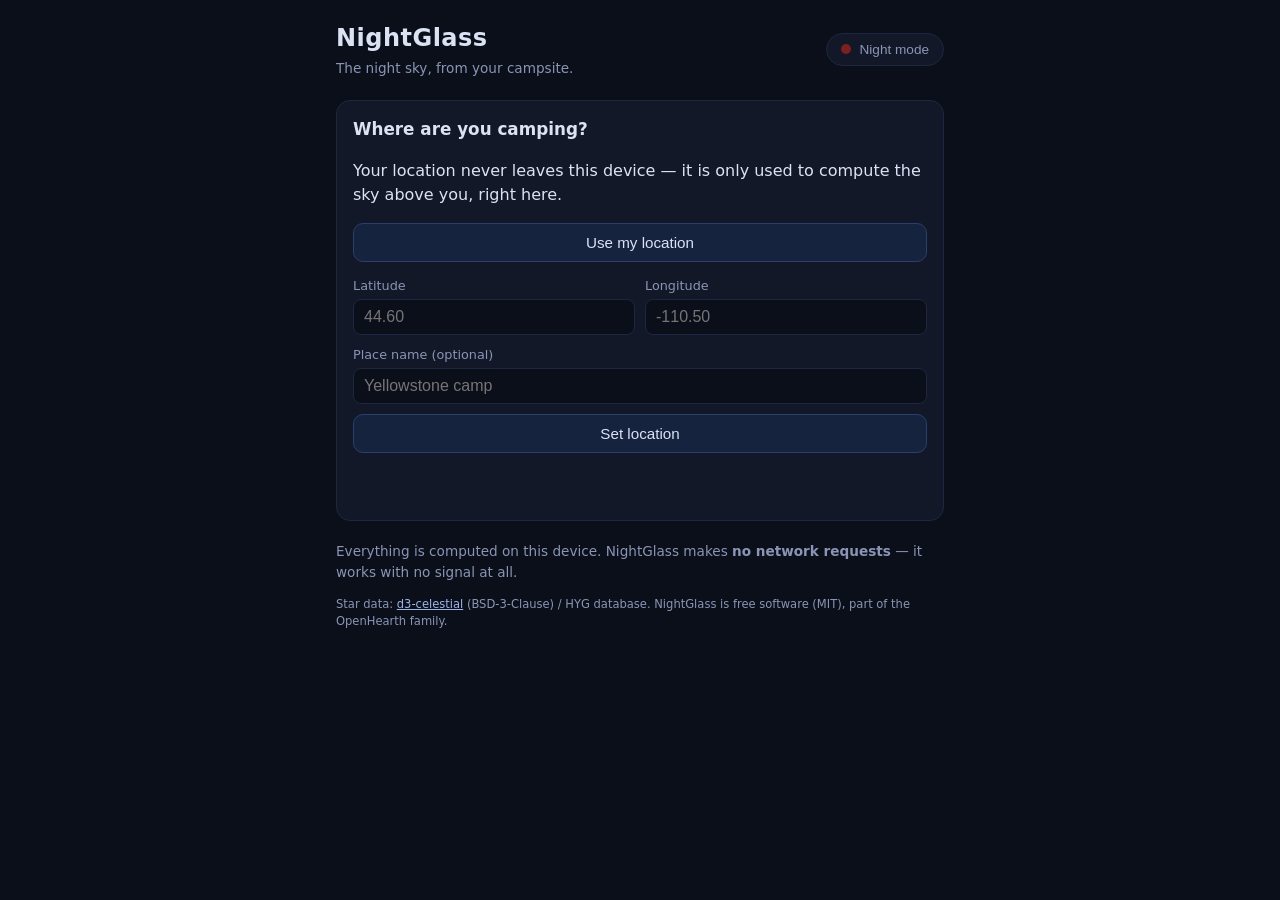
<file: nightglass/index.html>
<!DOCTYPE html>
<html lang="en">
<head>
  <meta charset="utf-8">
  <meta name="viewport" content="width=device-width, initial-scale=1">
  <meta name="color-scheme" content="dark">
  <meta name="theme-color" content="#0b0f1a">
  <meta name="description" content="A calm, local-first stargazing companion for family camping trips. Everything is computed on your device — nothing leaves it.">
  <title>NightGlass</title>
  <link rel="manifest" href="manifest.webmanifest">
  <link rel="icon" href="icons/icon.svg" type="image/svg+xml">
  <link rel="apple-touch-icon" href="icons/icon-192.png">
  <link rel="stylesheet" href="css/style.css">
</head>
<body>
  <header>
    <div class="brand">
      <h1>NightGlass</h1>
      <p class="tagline">The night sky, from your campsite.</p>
    </div>
    <button id="mode-toggle" aria-pressed="false" title="Red night mode preserves your dark-adapted eyes">
      <span class="dot"></span> Night mode
    </button>
  </header>

  <section id="setup" hidden>
    <h2>Where are you camping?</h2>
    <p>Your location never leaves this device — it is only used to compute the
      sky above you, right here.</p>
    <button id="use-gps" class="primary">Use my location</button>
    <form id="manual-form">
      <div class="row">
        <label>Latitude <input id="lat-input" type="number" step="0.01" min="-90" max="90" required placeholder="44.60"></label>
        <label>Longitude <input id="lon-input" type="number" step="0.01" min="-180" max="180" required placeholder="-110.50"></label>
      </div>
      <label>Place name (optional) <input id="name-input" type="text" maxlength="40" placeholder="Yellowstone camp"></label>
      <button type="submit">Set location</button>
    </form>
    <p id="setup-status" role="status"></p>
  </section>

  <main id="content" hidden>
    <section id="tonight" aria-labelledby="tonight-h">
      <div class="section-head">
        <h2 id="tonight-h">Tonight</h2>
        <button id="location-chip" class="chip" title="Change location"></button>
      </div>
      <div id="best-window" class="banner"></div>
      <dl class="stats">
        <div><dt>Sunset</dt><dd id="sunset-time"></dd></div>
        <div><dt id="dark-label">True darkness</dt><dd id="dark-time"></dd></div>
        <div><dt>Sunrise</dt><dd id="sunrise-time"></dd></div>
        <div class="moon">
          <dt>Moon</dt>
          <dd>
            <span id="moon-icon" aria-hidden="true"></span>
            <span id="moon-phase"></span><br>
            <span id="moon-times" class="sub"></span>
          </dd>
        </div>
      </dl>
    </section>

    <section id="sky" aria-labelledby="sky-h">
      <div class="section-head">
        <h2 id="sky-h">Sky map</h2>
        <span class="hint">Hold the screen up, face the “N” toward north</span>
      </div>
      <canvas id="skymap" aria-label="Star chart of the sky above you"></canvas>
      <div class="time-controls">
        <button id="time-now">Now</button>
        <input id="time-slider" type="range" min="0" max="720" step="10" value="0"
               aria-label="Show the sky later tonight">
        <output id="map-time">Now</output>
      </div>
    </section>

    <section id="planets" aria-labelledby="planets-h">
      <h2 id="planets-h">Naked-eye planets</h2>
      <ul id="planet-list"></ul>
      <p id="planets-note" class="sub" hidden></p>
    </section>
  </main>

  <footer>
    <p>Everything is computed on this device. NightGlass makes <strong>no network
      requests</strong> — it works with no signal at all.</p>
    <p class="fine">Star data: <a href="https://github.com/ofrohn/d3-celestial">d3-celestial</a>
      (BSD-3-Clause) / HYG database. NightGlass is free software (MIT), part of the
      OpenHearth family.</p>
  </footer>

  <script type="module" src="js/app.js"></script>
</body>
</html>
</file>
<file: fonts/fonts.css>
/* Self-hosted so the front door of a no-tracking fleet does not call
   Google for its type. Fraunces and Nunito are both SIL Open Font
   License 1.1; latin + latin-ext subsets only. See fonts/OFL.txt.

   The src urls are bare filenames on purpose: a url() in a stylesheet
   resolves against the stylesheet, not the page. Writing fonts/X.woff2
   here asks for /fonts/fonts/X.woff2 — a 404 that fails silently, and
   the whole site quietly falls back to system type. */

@font-face {
  font-family: 'Fraunces';
  font-style: normal;
  font-weight: 500;
  font-display: swap;
  src: url(Fraunces-500-latin-ext.woff2) format('woff2');
  unicode-range: U+0100-02BA, U+02BD-02C5, U+02C7-02CC, U+02CE-02D7, U+02DD-02FF, U+0304, U+0308, U+0329, U+1D00-1DBF, U+1E00-1E9F, U+1EF2-1EFF, U+2020, U+20A0-20AB, U+20AD-20C0, U+2113, U+2C60-2C7F, U+A720-A7FF;
}

@font-face {
  font-family: 'Fraunces';
  font-style: normal;
  font-weight: 500;
  font-display: swap;
  src: url(Fraunces-500-latin.woff2) format('woff2');
  unicode-range: U+0000-00FF, U+0131, U+0152-0153, U+02BB-02BC, U+02C6, U+02DA, U+02DC, U+0304, U+0308, U+0329, U+2000-206F, U+20AC, U+2122, U+2191, U+2193, U+2212, U+2215, U+FEFF, U+FFFD;
}

@font-face {
  font-family: 'Fraunces';
  font-style: normal;
  font-weight: 600;
  font-display: swap;
  src: url(Fraunces-500-latin-ext.woff2) format('woff2');
  unicode-range: U+0100-02BA, U+02BD-02C5, U+02C7-02CC, U+02CE-02D7, U+02DD-02FF, U+0304, U+0308, U+0329, U+1D00-1DBF, U+1E00-1E9F, U+1EF2-1EFF, U+2020, U+20A0-20AB, U+20AD-20C0, U+2113, U+2C60-2C7F, U+A720-A7FF;
}

@font-face {
  font-family: 'Fraunces';
  font-style: normal;
  font-weight: 600;
  font-display: swap;
  src: url(Fraunces-500-latin.woff2) format('woff2');
  unicode-range: U+0000-00FF, U+0131, U+0152-0153, U+02BB-02BC, U+02C6, U+02DA, U+02DC, U+0304, U+0308, U+0329, U+2000-206F, U+20AC, U+2122, U+2191, U+2193, U+2212, U+2215, U+FEFF, U+FFFD;
}

@font-face {
  font-family: 'Nunito';
  font-style: normal;
  font-weight: 400;
  font-display: swap;
  src: url(Nunito-400-latin-ext.woff2) format('woff2');
  unicode-range: U+0100-02BA, U+02BD-02C5, U+02C7-02CC, U+02CE-02D7, U+02DD-02FF, U+0304, U+0308, U+0329, U+1D00-1DBF, U+1E00-1E9F, U+1EF2-1EFF, U+2020, U+20A0-20AB, U+20AD-20C0, U+2113, U+2C60-2C7F, U+A720-A7FF;
}

@font-face {
  font-family: 'Nunito';
  font-style: normal;
  font-weight: 400;
  font-display: swap;
  src: url(Nunito-400-latin.woff2) format('woff2');
  unicode-range: U+0000-00FF, U+0131, U+0152-0153, U+02BB-02BC, U+02C6, U+02DA, U+02DC, U+0304, U+0308, U+0329, U+2000-206F, U+20AC, U+2122, U+2191, U+2193, U+2212, U+2215, U+FEFF, U+FFFD;
}

@font-face {
  font-family: 'Nunito';
  font-style: normal;
  font-weight: 500;
  font-display: swap;
  src: url(Nunito-400-latin-ext.woff2) format('woff2');
  unicode-range: U+0100-02BA, U+02BD-02C5, U+02C7-02CC, U+02CE-02D7, U+02DD-02FF, U+0304, U+0308, U+0329, U+1D00-1DBF, U+1E00-1E9F, U+1EF2-1EFF, U+2020, U+20A0-20AB, U+20AD-20C0, U+2113, U+2C60-2C7F, U+A720-A7FF;
}

@font-face {
  font-family: 'Nunito';
  font-style: normal;
  font-weight: 500;
  font-display: swap;
  src: url(Nunito-400-latin.woff2) format('woff2');
  unicode-range: U+0000-00FF, U+0131, U+0152-0153, U+02BB-02BC, U+02C6, U+02DA, U+02DC, U+0304, U+0308, U+0329, U+2000-206F, U+20AC, U+2122, U+2191, U+2193, U+2212, U+2215, U+FEFF, U+FFFD;
}

@font-face {
  font-family: 'Nunito';
  font-style: normal;
  font-weight: 600;
  font-display: swap;
  src: url(Nunito-400-latin-ext.woff2) format('woff2');
  unicode-range: U+0100-02BA, U+02BD-02C5, U+02C7-02CC, U+02CE-02D7, U+02DD-02FF, U+0304, U+0308, U+0329, U+1D00-1DBF, U+1E00-1E9F, U+1EF2-1EFF, U+2020, U+20A0-20AB, U+20AD-20C0, U+2113, U+2C60-2C7F, U+A720-A7FF;
}

@font-face {
  font-family: 'Nunito';
  font-style: normal;
  font-weight: 600;
  font-display: swap;
  src: url(Nunito-400-latin.woff2) format('woff2');
  unicode-range: U+0000-00FF, U+0131, U+0152-0153, U+02BB-02BC, U+02C6, U+02DA, U+02DC, U+0304, U+0308, U+0329, U+2000-206F, U+20AC, U+2122, U+2191, U+2193, U+2212, U+2215, U+FEFF, U+FFFD;
}

@font-face {
  font-family: 'Nunito';
  font-style: normal;
  font-weight: 700;
  font-display: swap;
  src: url(Nunito-400-latin-ext.woff2) format('woff2');
  unicode-range: U+0100-02BA, U+02BD-02C5, U+02C7-02CC, U+02CE-02D7, U+02DD-02FF, U+0304, U+0308, U+0329, U+1D00-1DBF, U+1E00-1E9F, U+1EF2-1EFF, U+2020, U+20A0-20AB, U+20AD-20C0, U+2113, U+2C60-2C7F, U+A720-A7FF;
}

@font-face {
  font-family: 'Nunito';
  font-style: normal;
  font-weight: 700;
  font-display: swap;
  src: url(Nunito-400-latin.woff2) format('woff2');
  unicode-range: U+0000-00FF, U+0131, U+0152-0153, U+02BB-02BC, U+02C6, U+02DA, U+02DC, U+0304, U+0308, U+0329, U+2000-206F, U+20AC, U+2122, U+2191, U+2193, U+2212, U+2215, U+FEFF, U+FFFD;
}
</file>
<file: glean/styles.css>
:root {
  --teal-deep: #3C615C;
  --teal: #5E8B86;
  --teal-soft: #cfe0dd;
  --ink: #1d2725;
  --muted: #6b7c79;
  --line: #dfe7e5;
  --bg: #f5f8f7;
  --card: #ffffff;
  --pos: #3C615C;
  --neg: #b1583f;
  --warn: #b0862e;
  --shadow: 0 1px 2px rgba(30,50,47,.06), 0 6px 24px rgba(30,50,47,.06);
  --radius: 14px;
  font-synthesis: none;
}

* { box-sizing: border-box; }
html, body { margin: 0; }
body {
  background: var(--bg);
  color: var(--ink);
  font: 15px/1.5 -apple-system, BlinkMacSystemFont, "Segoe UI", Roboto, Helvetica, Arial, sans-serif;
  -webkit-font-smoothing: antialiased;
}
code { font-family: ui-monospace, "SF Mono", Menlo, Consolas, monospace; font-size: .9em; background: #eef3f2; padding: .05em .35em; border-radius: 5px; }
.muted { color: var(--muted); font-weight: 400; }

/* ── Boot overlay ─────────────────────────────────────────── */
.boot {
  position: fixed; inset: 0; z-index: 50;
  display: flex; flex-direction: column; align-items: center; justify-content: center;
  gap: 18px; background: var(--teal-deep); color: #eaf2f0;
  transition: opacity .4s ease;
}
.boot.hide { opacity: 0; pointer-events: none; }
.boot-mark { font-size: 30px; font-weight: 700; letter-spacing: .06em; }
.boot-msg { font-size: 13px; opacity: .8; }
.spinner {
  width: 34px; height: 34px; border-radius: 50%;
  border: 3px solid rgba(255,255,255,.25); border-top-color: #eaf2f0;
  animation: spin .8s linear infinite;
}
@keyframes spin { to { transform: rotate(360deg); } }

/* ── Top bar ──────────────────────────────────────────────── */
.topbar {
  display: flex; align-items: center; justify-content: space-between;
  padding: 14px 22px; background: var(--teal-deep); color: #eaf2f0;
}
.brand { display: flex; align-items: baseline; gap: 8px; }
.brand-dot { width: 10px; height: 10px; border-radius: 50%; background: var(--teal-soft); align-self: center; }
.brand-name { font-weight: 700; font-size: 18px; letter-spacing: .02em; }
.brand-tag { font-size: 12px; text-transform: uppercase; letter-spacing: .12em; opacity: .7; }
.brand-sub { font-size: 12px; opacity: .75; }

.wrap { max-width: 1040px; margin: 0 auto; padding: 26px 20px 60px; }

/* ── Intake ───────────────────────────────────────────────── */
.intake h1 { font-size: 30px; margin: 8px 0 6px; color: var(--teal-deep); letter-spacing: -.01em; }
.lede { color: #35433f; max-width: 62ch; margin: 0 0 22px; }

.drop {
  border: 2px dashed var(--teal); border-radius: var(--radius);
  background: #eef4f3; padding: 26px; cursor: pointer; transition: background .15s, border-color .15s;
}
.drop.drag { background: var(--teal-soft); border-color: var(--teal-deep); }
.drop-inner { display: flex; align-items: center; gap: 18px; }
.drop-icon {
  width: 44px; height: 44px; flex: 0 0 44px; border-radius: 12px;
  background: var(--teal); color: #fff; font-size: 22px;
  display: grid; place-items: center;
}
.drop-text { display: flex; flex-direction: column; }
.drop-text span { color: var(--muted); font-size: 13px; }

.pickers { display: grid; grid-template-columns: repeat(3, 1fr); gap: 14px; margin: 18px 0; }
.picker { display: flex; flex-direction: column; gap: 6px; background: var(--card); border: 1px solid var(--line); border-radius: 12px; padding: 12px 14px; box-shadow: var(--shadow); }
.picker-label { font-weight: 600; font-size: 13px; }
.picker-label em { color: var(--muted); font-style: normal; font-weight: 400; }
.picker input[type=file] { font-size: 12px; }
.picker input[type=file]::file-selector-button {
  border: 1px solid var(--teal); background: #fff; color: var(--teal-deep);
  border-radius: 8px; padding: 4px 10px; margin-right: 8px; cursor: pointer;
}
.picker-hint { font-size: 12px; color: var(--muted); }
.picker-hint.ok { color: var(--teal-deep); font-weight: 600; }

.intake-actions { display: flex; gap: 10px; margin: 4px 0 8px; }
.btn-primary {
  background: var(--teal-deep); color: #fff; border: 0; border-radius: 10px;
  padding: 11px 22px; font-size: 15px; font-weight: 600; cursor: pointer;
}
.btn-primary:disabled { background: #a9bbb8; cursor: not-allowed; }
.btn-ghost {
  background: transparent; color: var(--teal-deep); border: 1px solid var(--teal);
  border-radius: 10px; padding: 10px 16px; font-weight: 600; cursor: pointer;
}
.intake-err { margin: 10px 0; padding: 12px 14px; border-radius: 10px; background: #fbeae5; color: var(--neg); border: 1px solid #f0c9bd; font-size: 14px; }

.note { margin-top: 26px; background: var(--card); border: 1px solid var(--line); border-radius: var(--radius); padding: 18px 20px; box-shadow: var(--shadow); }
.note h3 { margin: 0 0 8px; font-size: 15px; color: var(--teal-deep); }
.note ul { margin: 0; padding-left: 18px; color: #37433f; }
.note li { margin: 5px 0; }

/* ── Dashboard ────────────────────────────────────────────── */
.dash-head { display: flex; align-items: flex-start; justify-content: space-between; gap: 16px; margin-bottom: 18px; flex-wrap: wrap; }
.dash-head h2 { margin: 0; color: var(--teal-deep); font-size: 22px; }
.dash-meta { color: var(--muted); font-size: 13px; margin-top: 3px; }
.dash-toggle { display: flex; gap: 8px; align-items: center; }
.seg { border: 1px solid var(--teal); background: #fff; color: var(--teal-deep); border-radius: 9px; padding: 8px 13px; font-weight: 600; cursor: pointer; font-size: 13px; }
.seg.is-active { background: var(--teal-deep); color: #fff; }

.cards { display: grid; grid-template-columns: repeat(5, 1fr); gap: 12px; margin-bottom: 18px; }
.card { background: var(--card); border: 1px solid var(--line); border-radius: 12px; padding: 14px 15px; box-shadow: var(--shadow); }
.card .label { font-size: 12px; color: var(--muted); text-transform: uppercase; letter-spacing: .06em; }
.card .value { font-size: 20px; font-weight: 700; margin-top: 6px; font-variant-numeric: tabular-nums; }
.card .value.pos { color: var(--pos); }
.card .value.neg { color: var(--neg); }

.grid2 { display: grid; grid-template-columns: 1fr 1fr; gap: 16px; margin-bottom: 16px; }
.panel { background: var(--card); border: 1px solid var(--line); border-radius: var(--radius); padding: 16px 18px; box-shadow: var(--shadow); }
.panel h3 { margin: 0 0 12px; font-size: 15px; color: var(--teal-deep); }

.bars { display: flex; flex-direction: column; gap: 9px; }
.bar-row { display: grid; grid-template-columns: minmax(90px, 1fr) 2fr auto; gap: 10px; align-items: center; font-size: 13px; }
.bar-name { color: #37433f; white-space: nowrap; overflow: hidden; text-overflow: ellipsis; }
.bar-track { background: #eef3f2; border-radius: 6px; height: 12px; overflow: hidden; }
.bar-fill { display: block; height: 100%; background: var(--teal); border-radius: 6px; }
.bar-val { font-variant-numeric: tabular-nums; color: var(--ink); font-weight: 600; }
.empty { color: var(--muted); font-size: 13px; padding: 8px 0; }

.trend { display: flex; align-items: flex-end; gap: 6px; height: 150px; padding-top: 8px; }
.trend .col { flex: 1; display: flex; flex-direction: column; align-items: center; gap: 6px; height: 100%; justify-content: flex-end; min-width: 0; }
.trend .stalk { width: 60%; max-width: 26px; background: var(--teal); border-radius: 5px 5px 0 0; transition: height .3s; }
.trend .stalk.neg { background: var(--neg); }
.trend .m { font-size: 10px; color: var(--muted); white-space: nowrap; }

.kv { display: grid; grid-template-columns: auto 1fr; gap: 6px 16px; font-size: 14px; }
.kv .k { color: var(--muted); }
.kv .v { text-align: right; font-variant-numeric: tabular-nums; font-weight: 600; }

.table-scroll { overflow-x: auto; }
table.tx { width: 100%; border-collapse: collapse; font-size: 13px; }
table.tx th { text-align: left; color: var(--muted); font-weight: 600; border-bottom: 2px solid var(--line); padding: 8px 10px; position: sticky; top: 0; background: var(--card); }
table.tx td { padding: 8px 10px; border-bottom: 1px solid var(--line); }
table.tx td.num, table.tx th.num { text-align: right; font-variant-numeric: tabular-nums; }
table.tx td.ctr, table.tx th.ctr { text-align: center; }
.cat-chip { background: #eef3f2; border-radius: 6px; padding: 1px 7px; font-family: ui-monospace, Menlo, monospace; font-size: 12px; color: #3a4744; }
.tick { color: var(--teal); }
.pending { color: var(--warn); }

.foot { margin-top: 18px; color: var(--muted); font-size: 12px; }

@media (max-width: 860px) {
  .pickers { grid-template-columns: 1fr; }
  .cards { grid-template-columns: repeat(2, 1fr); }
  .grid2 { grid-template-columns: 1fr; }
}
</file>
<file: nightglass/css/style.css>
/* NightGlass — calm dark theme; a red palette for night vision.
   System fonts only: nothing is ever fetched. */

:root {
  --bg: #0b0f1a;
  --panel: #121828;
  --panel-edge: #1e2740;
  --text: #dbe2f4;
  --text-dim: #8a95b5;
  --accent: #9db4e8;
  --banner-bg: #16233f;
  --banner-edge: #2b3f6b;
  --good: #a8d5a2;
}

body.night {
  --bg: #050000;
  --panel: #120404;
  --panel-edge: #2a0a0a;
  --text: #e05555;
  --text-dim: #8a3030;
  --accent: #ff6b6b;
  --banner-bg: #1a0505;
  --banner-edge: #3d0f0f;
  --good: #e05555;
}

* { box-sizing: border-box; }

body {
  margin: 0 auto;
  max-width: 640px;
  padding: 0 16px 32px;
  background: var(--bg);
  color: var(--text);
  font: 16px/1.5 system-ui, -apple-system, "Segoe UI", Roboto, sans-serif;
  transition: background 0.3s, color 0.3s;
}

header {
  display: flex;
  align-items: center;
  justify-content: space-between;
  padding: 20px 0 8px;
}

h1 { font-size: 1.5rem; margin: 0; letter-spacing: 0.02em; }
.tagline { margin: 2px 0 0; color: var(--text-dim); font-size: 0.85rem; }
h2 { font-size: 1.05rem; margin: 0; }

#mode-toggle {
  display: flex;
  align-items: center;
  gap: 8px;
  background: var(--panel);
  border: 1px solid var(--panel-edge);
  color: var(--text-dim);
  border-radius: 999px;
  padding: 8px 14px;
  font-size: 0.85rem;
  cursor: pointer;
}
#mode-toggle .dot {
  width: 10px; height: 10px; border-radius: 50%;
  background: #7a2020;
}
#mode-toggle[aria-pressed="true"] {
  color: var(--accent);
  border-color: var(--accent);
}
#mode-toggle[aria-pressed="true"] .dot { background: #ff5252; }

section {
  background: var(--panel);
  border: 1px solid var(--panel-edge);
  border-radius: 14px;
  padding: 16px;
  margin: 14px 0;
}

.section-head {
  display: flex;
  align-items: baseline;
  justify-content: space-between;
  gap: 8px;
  margin-bottom: 10px;
  flex-wrap: wrap;
}

.chip {
  background: none;
  border: 1px solid var(--panel-edge);
  color: var(--text-dim);
  border-radius: 999px;
  padding: 4px 12px;
  font-size: 0.8rem;
  cursor: pointer;
}
.chip:hover { color: var(--accent); border-color: var(--accent); }

.hint { color: var(--text-dim); font-size: 0.75rem; }

.banner {
  background: var(--banner-bg);
  border: 1px solid var(--banner-edge);
  border-radius: 10px;
  padding: 12px 14px;
  margin-bottom: 12px;
}
.banner strong { display: block; color: var(--good); }
.banner span { color: var(--text-dim); font-size: 0.85rem; }

.stats {
  display: grid;
  grid-template-columns: repeat(3, 1fr);
  gap: 12px;
  margin: 0;
}
.stats .moon { grid-column: 1 / -1; }
.stats dt {
  color: var(--text-dim);
  font-size: 0.75rem;
  text-transform: uppercase;
  letter-spacing: 0.06em;
}
.stats dd { margin: 2px 0 0; font-size: 1.05rem; }
.stats .sub { font-size: 0.85rem; color: var(--text-dim); }

#moon-icon {
  --lit: 1;
  display: inline-block;
  width: 16px; height: 16px;
  border-radius: 50%;
  margin-right: 6px;
  vertical-align: -2px;
  background: linear-gradient(90deg,
    var(--text) calc(var(--lit) * 100%),
    var(--panel-edge) calc(var(--lit) * 100%));
  border: 1px solid var(--panel-edge);
}

#skymap {
  display: block;
  width: 100%;
  aspect-ratio: 1;
  touch-action: pan-y;
}

.time-controls {
  display: flex;
  align-items: center;
  gap: 10px;
  margin-top: 10px;
}
.time-controls input[type="range"] { flex: 1; accent-color: var(--accent); }
#time-now {
  background: var(--panel);
  border: 1px solid var(--panel-edge);
  color: var(--text-dim);
  border-radius: 8px;
  padding: 6px 12px;
  font-size: 0.85rem;
  cursor: pointer;
}
#time-now:hover { color: var(--accent); border-color: var(--accent); }
.time-controls output {
  min-width: 5.5em;
  text-align: right;
  font-variant-numeric: tabular-nums;
  color: var(--text-dim);
  font-size: 0.9rem;
}

#planet-list { list-style: none; margin: 0; padding: 0; }
#planet-list li { padding: 6px 0; border-bottom: 1px solid var(--panel-edge); }
#planet-list li:last-child { border-bottom: none; }
#planet-list .not-visible { color: var(--text-dim); }
#planet-list strong { display: inline-block; min-width: 5em; }

button.primary, #manual-form button {
  background: var(--banner-bg);
  border: 1px solid var(--banner-edge);
  color: var(--text);
  border-radius: 10px;
  padding: 10px 18px;
  font-size: 0.95rem;
  cursor: pointer;
}
button.primary { display: block; width: 100%; margin: 12px 0; }
button.primary:hover, #manual-form button:hover { border-color: var(--accent); }

#manual-form { margin-top: 14px; display: grid; gap: 10px; }
#manual-form .row { display: flex; gap: 10px; }
#manual-form label {
  display: block;
  flex: 1;
  color: var(--text-dim);
  font-size: 0.8rem;
}
#manual-form input {
  display: block;
  width: 100%;
  margin-top: 4px;
  background: var(--bg);
  border: 1px solid var(--panel-edge);
  color: var(--text);
  border-radius: 8px;
  padding: 8px 10px;
  font-size: 1rem;
}

#setup-status { color: var(--text-dim); min-height: 1.2em; }

footer { color: var(--text-dim); font-size: 0.85rem; margin-top: 20px; }
footer .fine { font-size: 0.72rem; }
footer a { color: var(--accent); }

@media (max-width: 420px) {
  .stats { grid-template-columns: repeat(2, 1fr); }
}
</file>
